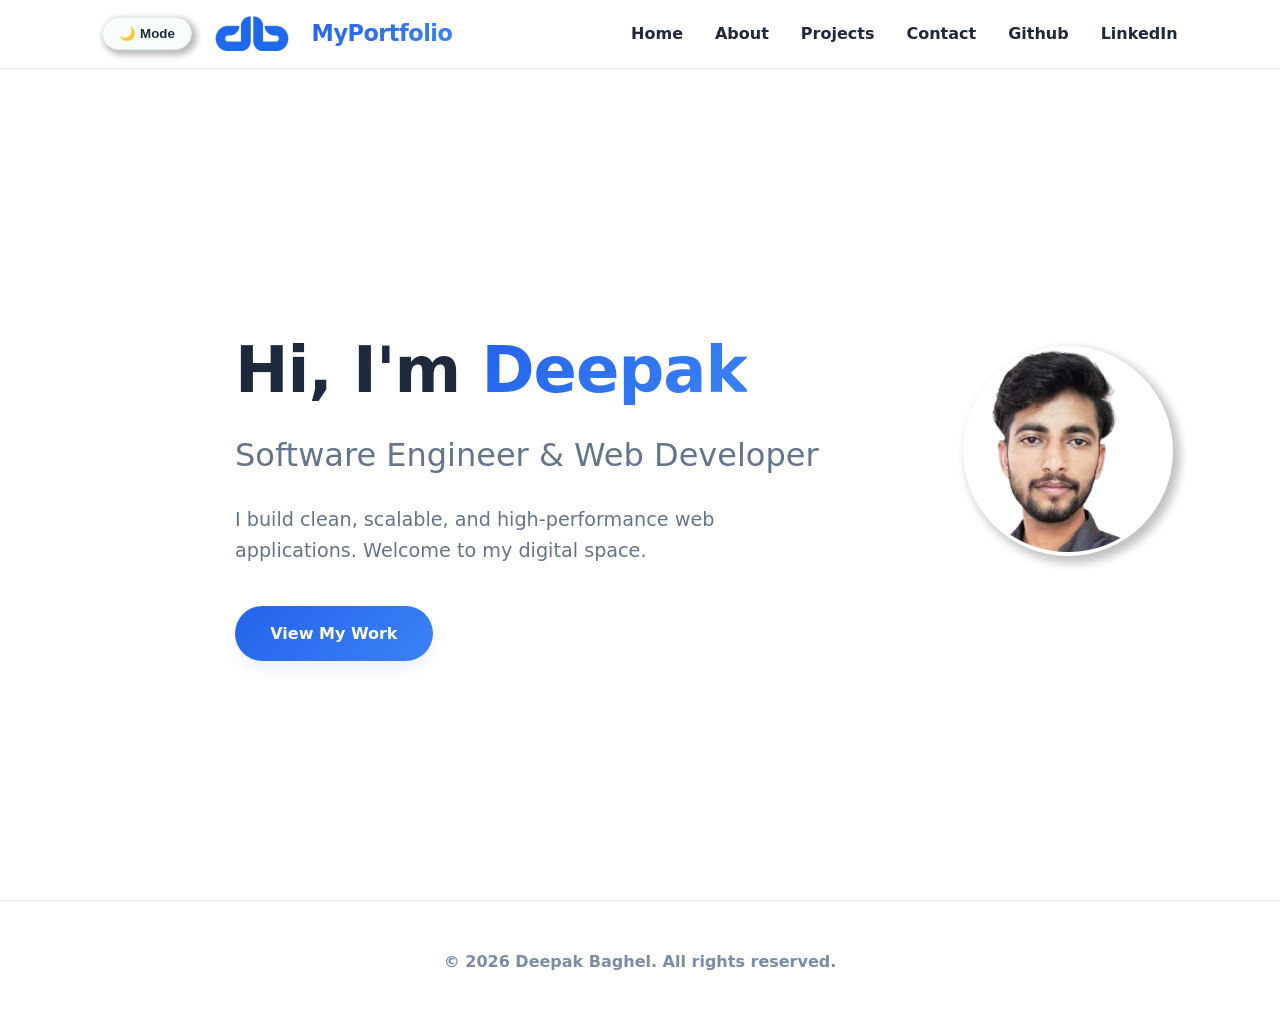
<file: index.html>
<!DOCTYPE html>
<html lang="en">
        <link rel="icon" type="image/x-icon" href="BD-removebg-preview.png">
  
<head>
    <meta charset="UTF-8">
    <meta name="viewport" content="width=device-width, initial-scale=1.0">
    <title>My Portfolio</title>
    <link rel="stylesheet" href="style.css">

</head>

<body>

  <header>
      <div class="icon_port"> 
        <button id="theme-toggle">🌙 Mode</button>
        <img src="BD-removebg-preview.png" id="icon" class="logo" alt="Logo Icon">
        <div class="logo">MyPortfolio</div>
    </div>
    <input type="checkbox" id="menu-toggle">
    <label for="menu-toggle" class="menu-btn">☰</label>
    <nav>
        <ul>
            <li><a href="index.html">Home</a></li>
            <li><a href="about.html">About</a></li>
            <li><a href="projects.html">Projects</a></li>
            <li><a href="contact.html">Contact</a></li>
            <li><a href="https://github.com/Deepak-Baghel1793" target="_blank">Github</a></li>
            <li><a href="https://www.linkedin.com/in/deepak-baghel-862bb5243/?skipRedirect=true" target="_blank">LinkedIn</a></li>
        </ul>
    </nav>

</header>
    
<div class="hero-main">
    
   

    <section id="about" class="hero-section">
        <div class="hero-content">
            <h1>Hi, I'm <span class="highlight">Deepak</span></h1>
            <h2>Software Engineer & Web Developer</h2>
            <p>I build clean, scalable, and high-performance web applications. Welcome to my digital space.</p>
            <a href="projects.html" class="btn">View My Work</a>
        </div>
    </section>
     <section id="photo" class="hero-photo">
        <div class="hero-pic">
            <img src="cropped_circle_image.png" alt="this is profile photos">
        </div>

    </section>
</div>

  



    <footer>
        <p>&copy; 2026 Deepak Baghel. All rights reserved.</p>
    </footer>

    <script src="script.js"></script>
</body>
</html>
</file>
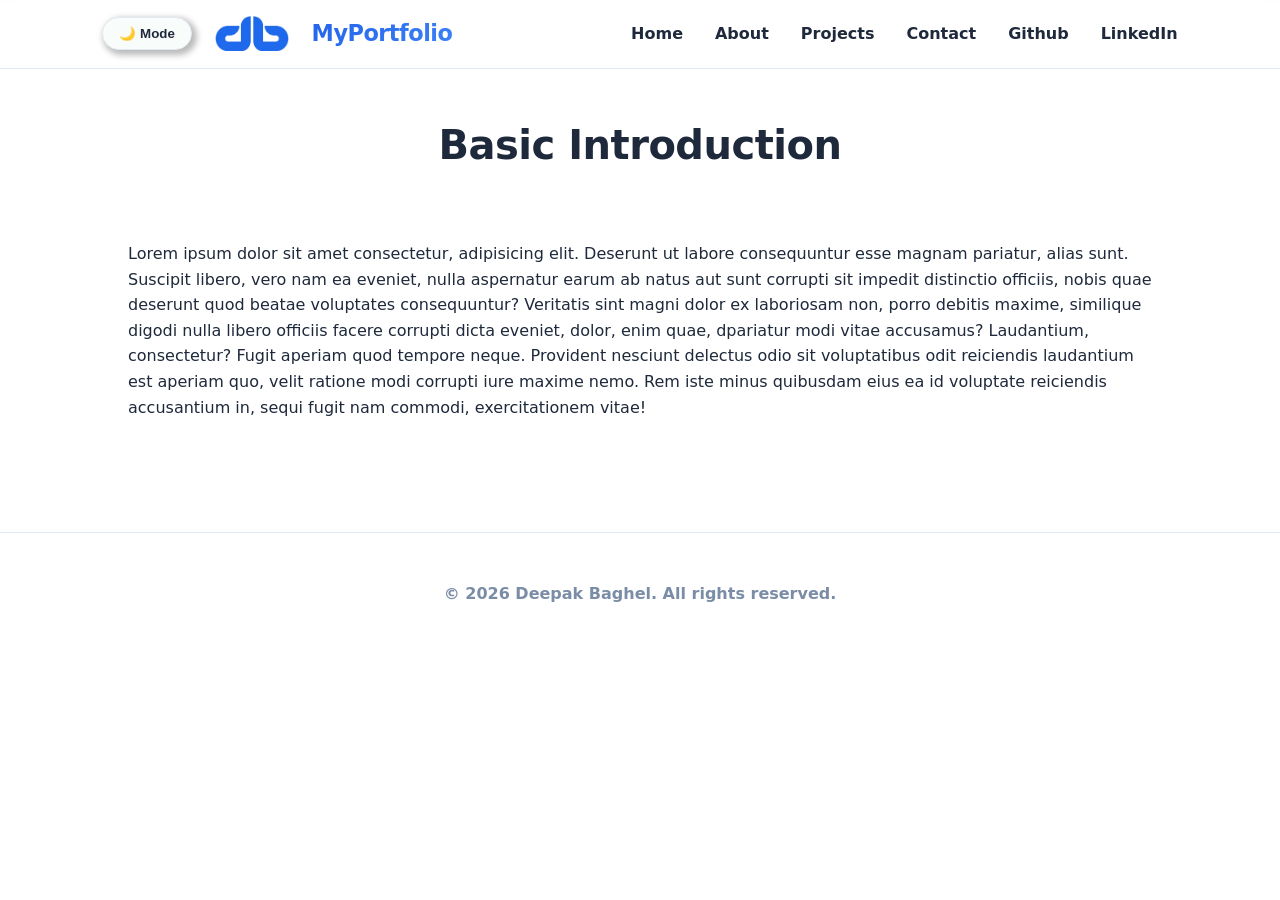
<file: about.html>
<html lang="en">
        <link rel="icon" type="image/x-icon" href="BD-removebg-preview.png">

<head>
    <meta charset="UTF-8">
    <meta name="viewport" content="width=device-width, initial-scale=1.0">
    <title>My Portfolio</title>
    <link rel="stylesheet" href="style.css">

</head>
<body>

    <header>
        <div class="icon_port"> 
        <button id="theme-toggle">🌙 Mode</button>
        <img src="BD-removebg-preview.png" id="icon" class="logo" alt="Logo Icon">
        <div class="logo">MyPortfolio</div>
    </div>
    <input type="checkbox" id="menu-toggle">
    <label for="menu-toggle" class="menu-btn">☰</label>
    <nav>
        <ul>
            <li><a href="index.html">Home</a></li>
            <li><a href="about.html">About</a></li>
            <li><a href="projects.html">Projects</a></li>
            <li><a href="contact.html">Contact</a></li>
            <li><a href="https://github.com/Deepak-Baghel1793" target="_blank">Github</a></li>
            <li><a href="https://www.linkedin.com/in/deepak-baghel-862bb5243/?skipRedirect=true" target="_blank">LinkedIn</a></li>
        </ul>
    </nav>

</header>
    <section id="basic-intro" class="contact-section">
        <h2 class="section-title">Basic Introduction</h2>
        <p>Lorem ipsum dolor sit amet consectetur, adipisicing elit. Deserunt ut labore consequuntur esse magnam pariatur, alias sunt. Suscipit libero, vero nam ea eveniet, nulla aspernatur earum ab natus aut sunt corrupti sit impedit distinctio officiis, nobis quae deserunt quod beatae voluptates consequuntur? Veritatis sint magni dolor ex laboriosam non, porro debitis maxime, similique digodi nulla libero officiis facere corrupti dicta eveniet, dolor, enim quae, dpariatur modi vitae accusamus? Laudantium, consectetur? Fugit aperiam quod tempore neque. Provident nesciunt delectus odio sit voluptatibus odit reiciendis laudantium est aperiam quo, velit ratione modi corrupti iure maxime nemo. Rem iste minus quibusdam eius ea id voluptate reiciendis accusantium in, sequi fugit nam commodi, exercitationem vitae!</p>
        
    </section>

     <footer>
        <p>&copy; 2026 Deepak Baghel. All rights reserved.</p>
    </footer>

    <script src="script.js"></script>
</body>
</html>
</file>
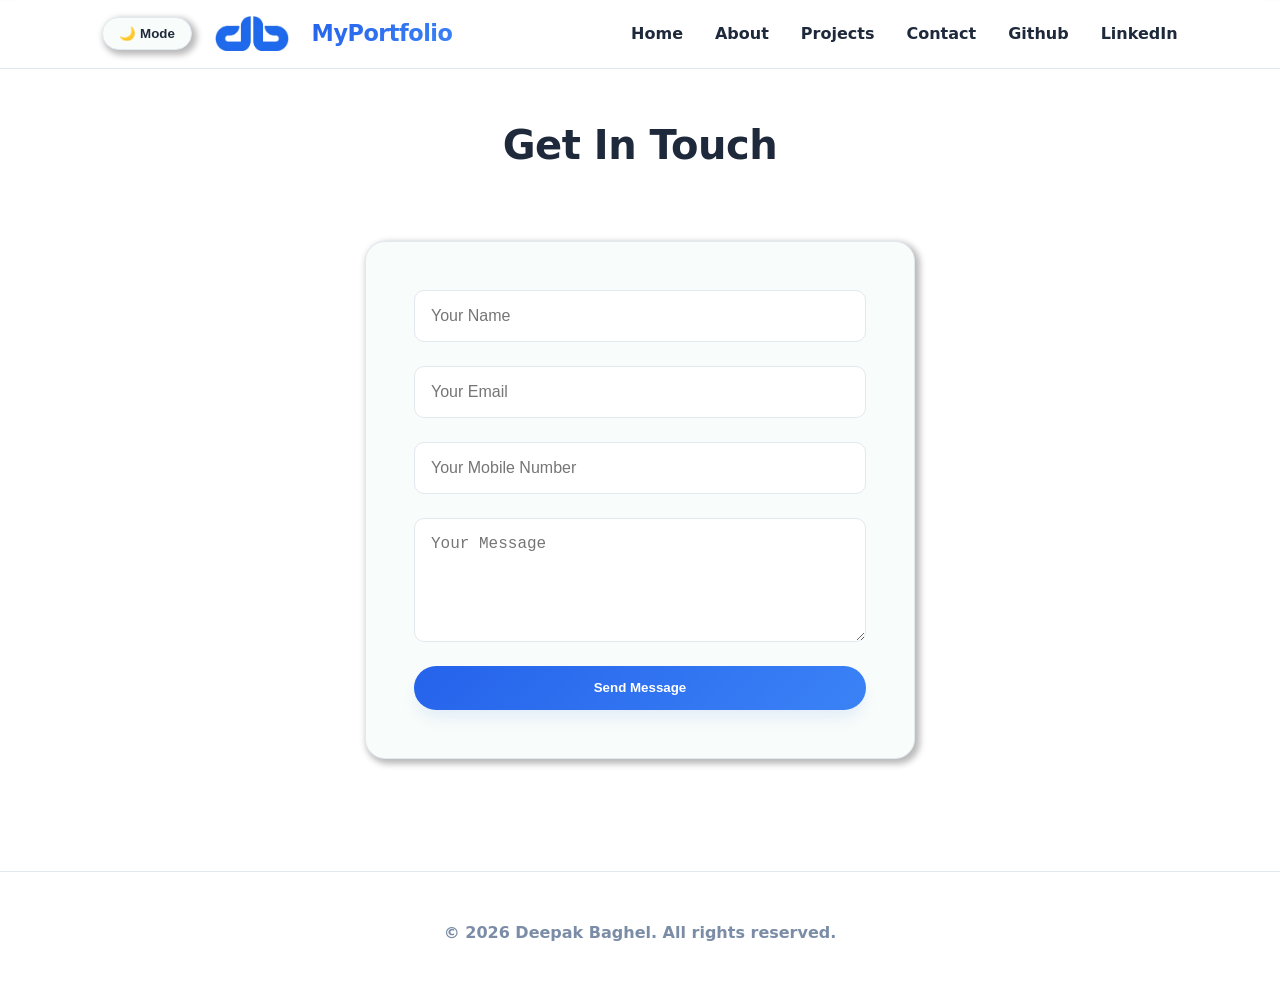
<file: contact.html>
<!DOCTYPE html>
<html lang="en">
        <link rel="icon" type="image/x-icon" href="BD-removebg-preview.png">

<head>
    <meta charset="UTF-8">
    <meta name="viewport" content="width=device-width, initial-scale=1.0">
    <title>My Portfolio</title>
    <link rel="stylesheet" href="style.css">

</head>
<body>

  <header>
      <div class="icon_port"> 
        <button id="theme-toggle">🌙 Mode</button>
        <img src="BD-removebg-preview.png" id="icon" class="logo" alt="Logo Icon">
        <div class="logo">MyPortfolio</div>
    </div>
    <input type="checkbox" id="menu-toggle">
    <label for="menu-toggle" class="menu-btn">☰</label>
    <nav>
        <ul>
            <li><a href="index.html">Home</a></li>
            <li><a href="about.html">About</a></li>
            <li><a href="projects.html">Projects</a></li>
            <li><a href="contact.html">Contact</a></li>
            <li><a href="https://github.com/Deepak-Baghel1793" target="_blank">Github</a></li>
            <li><a href="https://www.linkedin.com/in/deepak-baghel-862bb5243/?skipRedirect=true" target="_blank">LinkedIn</a></li>
        </ul>
    </nav>

</header>
    <section id="contact" class="contact-section">
        <h2 class="section-title">Get In Touch</h2>
        <form id="contact-form">
            <input type="text" id="name" placeholder="Your Name" required>
            <input type="email" id="email" placeholder="Your Email" required>
            <input type="phone" id="mobile" placeholder="Your Mobile Number" required>
            <textarea id="message" rows="5" placeholder="Your Message" required></textarea>
            <button type="submit" class="btn">Send Message</button>
        </form>
    </section>
        <footer>
        <p>&copy; 2026 Deepak Baghel. All rights reserved.</p>
    </footer>

    <script src="script.js"></script>
</body>
</html>
</file>
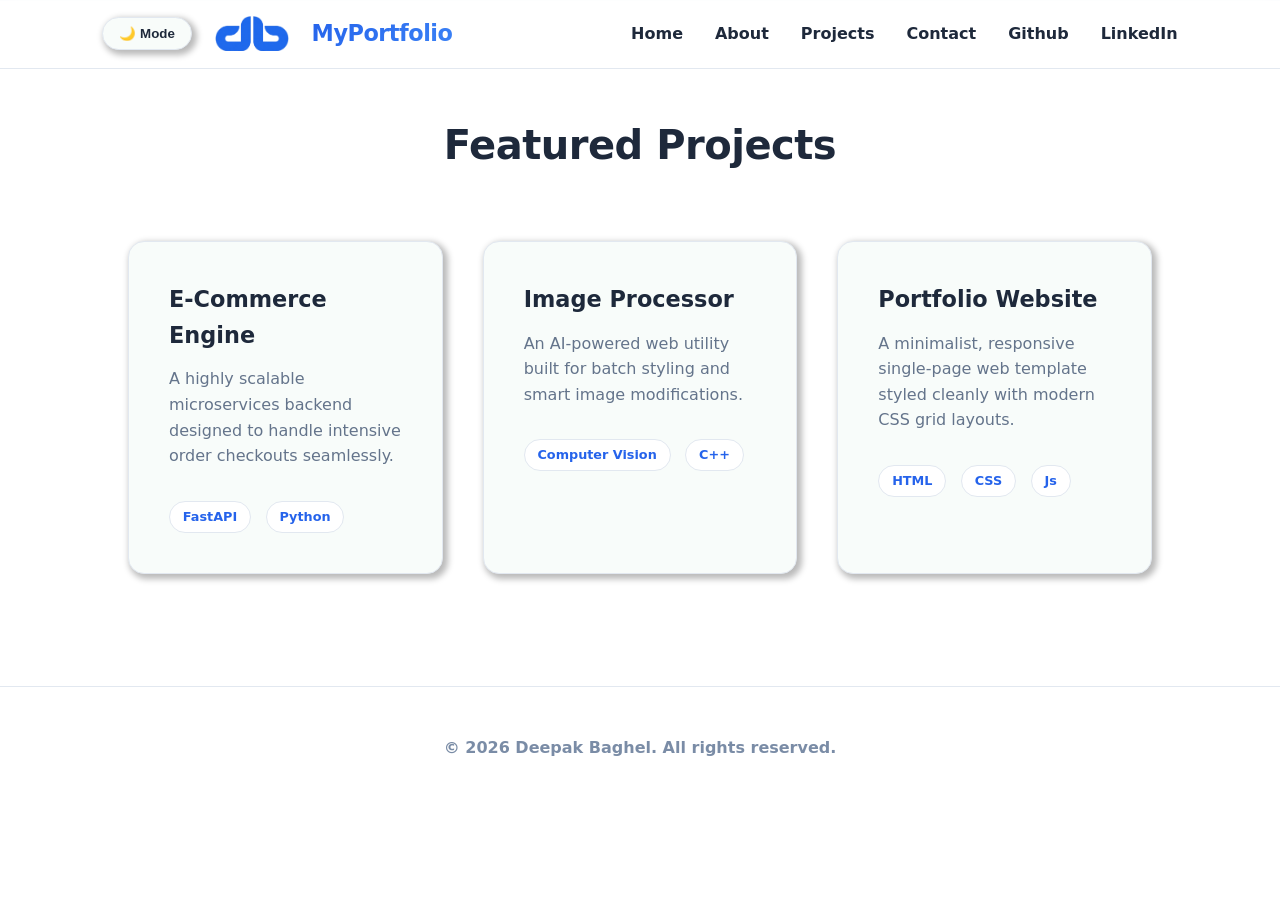
<file: projects.html>
<!DOCTYPE html>
<html lang="en">
        <link rel="icon" type="image/x-icon" href="BD-removebg-preview.png">

<head>
    <meta charset="UTF-8">
    <meta name="viewport" content="width=device-width, initial-scale=1.0">
    <title>My Portfolio</title>
    <link rel="stylesheet" href="style.css">

</head>
<body>

   <header>
       <div class="icon_port"> 
        <button id="theme-toggle">🌙 Mode</button>
        <img src="BD-removebg-preview.png" id="icon" class="logo" alt="Logo Icon">
        <div class="logo">MyPortfolio</div>
    </div>
    <input type="checkbox" id="menu-toggle">
    <label for="menu-toggle" class="menu-btn">☰</label>
    <nav>
        <ul>
            <li><a href="index.html">Home</a></li>
            <li><a href="about.html">About</a></li>
            <li><a href="projects.html">Projects</a></li>
            <li><a href="contact.html">Contact</a></li>
            <li><a href="https://github.com/Deepak-Baghel1793" target="_blank">Github</a></li>
            <li><a href="https://www.linkedin.com/in/deepak-baghel-862bb5243/?skipRedirect=true" target="_blank">LinkedIn</a></li>
        </ul>
    </nav>

</header>
    


<section id="projects" class="projects-section">
        <h2 class="section-title">Featured Projects</h2>
        <div class="projects-grid">
            
            <div class="project-card">
                <h3>E-Commerce Engine</h3>
                <p>A highly scalable microservices backend designed to handle intensive order checkouts seamlessly.</p>
                <span class="tech-tag">FastAPI</span>
                <span class="tech-tag">Python</span>
            </div>

            <div class="project-card">
                <h3>Image Processor</h3>
                <p>An AI-powered web utility built for batch styling and smart image modifications.</p>
                <span class="tech-tag">Computer Vision</span>
                <span class="tech-tag">C++</span>
            </div>

            <div class="project-card">
                <h3>Portfolio Website</h3>
                <p>A minimalist, responsive single-page web template styled cleanly with modern CSS grid layouts.</p>
                <span class="tech-tag">HTML</span>
                <span class="tech-tag">CSS</span>
                <span class="tech-tag">Js</span>
            </div>

        </div>
    </section>
    <footer>
        <p>&copy; 2026 Deepak Baghel. All rights reserved.</p>
    </footer>

    <script src="script.js"></script>
</body>
</html>
</file>
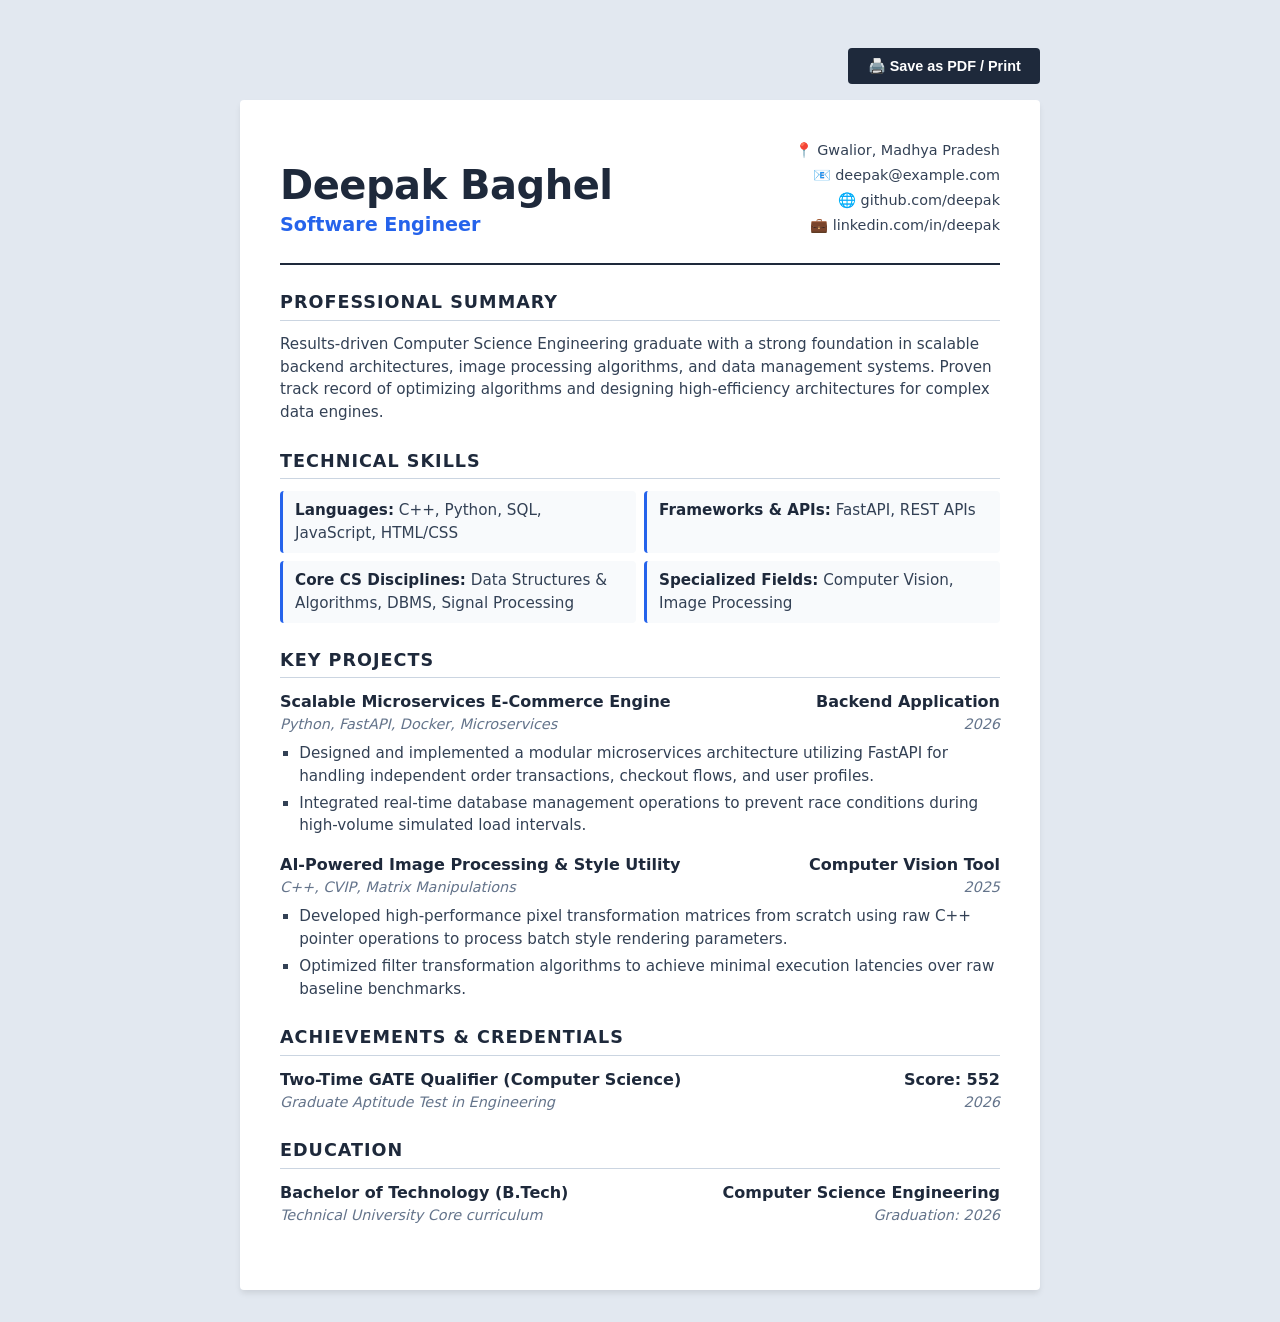
<file: resume.html>
<!DOCTYPE html>
<html lang="en">
<head>
    <meta charset="UTF-8">
    <meta name="viewport" content="width=device-width, initial-scale=1.0">
    <title>Resume - Deepak Baghel</title>
    <style>
        /* --- Core Styling & Color Palette --- */
        :root {
            --primary-color: #1e293b; /* Premium Deep Slate */
            --accent-color: #2563eb;  /* Clean Tech Blue */
            --text-color: #334155;
            --light-bg: #f8fafc;
            --border-color: #cbd5e1;
        }

        * {
            margin: 0;
            padding: 0;
            box-sizing: border-box;
        }

        body {
            font-family: 'Segoe UI', system-ui, sans-serif;
            color: var(--text-color);
            background-color: #e2e8f0;
            line-height: 1.5;
            padding: 2rem 1rem;
        }

        /* --- Page Layout A4 Constraint --- */
        .resume-container {
            max-width: 800px;
            margin: 0 auto;
            background: #ffffff;
            padding: 2.5rem;
            box-shadow: 0 4px 6px -1px rgba(0, 0, 0, 0.1);
            border-radius: 4px;
        }

        /* --- Header Section --- */
        header {
            border-bottom: 2px solid var(--primary-color);
            padding-bottom: 1.5rem;
            margin-bottom: 1.5rem;
            display: flex;
            justify-content: space-between;
            align-items: flex-end;
        }

        .header-left h1 {
            font-size: 2.5rem;
            color: var(--primary-color);
            font-weight: 800;
            letter-spacing: -0.5px;
            line-height: 1.1;
        }

        .header-left h2 {
            font-size: 1.2rem;
            color: var(--accent-color);
            font-weight: 600;
            margin-top: 0.25rem;
        }

        .header-right {
            text-align: right;
            font-size: 0.9rem;
        }

        .header-right p {
            margin-bottom: 0.2rem;
        }

        .header-right a {
            color: var(--text-color);
            text-decoration: none;
        }

        .header-right a:hover {
            text-decoration: underline;
            color: var(--accent-color);
        }

        /* --- Section Layouts --- */
        section {
            margin-bottom: 1.5rem;
        }

        .section-title {
            font-size: 1.1rem;
            text-transform: uppercase;
            letter-spacing: 1px;
            color: var(--primary-color);
            border-bottom: 1px solid var(--border-color);
            padding-bottom: 0.25rem;
            margin-bottom: 0.75rem;
            font-weight: 700;
        }

        /* --- Experience & Education Blocks --- */
        .item-block {
            margin-bottom: 1rem;
        }

        .item-header {
            display: flex;
            justify-content: space-between;
            font-weight: 700;
            color: var(--primary-color);
            font-size: 1rem;
        }

        .item-sub {
            display: flex;
            justify-content: space-between;
            font-style: italic;
            color: #64748b;
            font-size: 0.9rem;
            margin-bottom: 0.4rem;
        }

        .item-details {
            list-style-type: square;
            margin-left: 1.2rem;
            font-size: 0.95rem;
        }

        .item-details li {
            margin-bottom: 0.25rem;
        }

        /* --- Skills Grid Layout --- */
        .skills-grid {
            display: grid;
            grid-template-columns: repeat(2, 1fr);
            gap: 0.5rem;
            font-size: 0.95rem;
        }

        .skills-category {
            background-color: var(--light-bg);
            padding: 0.5rem 0.75rem;
            border-radius: 4px;
            border-left: 3px solid var(--accent-color);
        }

        .skills-category strong {
            color: var(--primary-color);
        }

        /* --- Print Mode Optimizations --- */
        @media print {
            body {
                background-color: #ffffff;
                padding: 0;
            }
            .resume-container {
                box-shadow: none;
                padding: 0;
                max-width: 100%;
            }
            .btn-print {
                display: none;
            }
        }

        /* --- Optional Quick Action Button --- */
        .btn-container {
            max-width: 800px;
            margin: 1rem auto;
            text-align: right;
        }

        .btn-print {
            background-color: var(--primary-color);
            color: white;
            border: none;
            padding: 0.6rem 1.2rem;
            font-weight: 600;
            border-radius: 4px;
            cursor: pointer;
            font-size: 0.9rem;
            transition: background-color 0.2s;
        }

        .btn-print:hover {
            background-color: var(--accent-color);
        }
    </style>
</head>
<body>

    <div class="btn-container">
        <button class="btn-print" onclick="window.print()">🖨️ Save as PDF / Print</button>
    </div>

    <div class="resume-container">
        
        <header>
            <div class="header-left">
                <h1>Deepak Baghel</h1>
                <h2>Software Engineer</h2>
            </div>
            <div class="header-right">
                <p>📍 Gwalior, Madhya Pradesh</p>
                <p>📧 <a href="mailto:deepak@example.com">deepak@example.com</a></p>
                <p>🌐 <a href="https://github.com" target="_blank">github.com/deepak</a></p>
                <p>💼 <a href="https://linkedin.com" target="_blank">linkedin.com/in/deepak</a></p>
            </div>
        </header>

        <section>
            <h3 class="section-title">Professional Summary</h3>
            <p style="font-size: 0.95rem;">
                Results-driven Computer Science Engineering graduate with a strong foundation in scalable backend architectures, image processing algorithms, and data management systems. Proven track record of optimizing algorithms and designing high-efficiency architectures for complex data engines.
            </p>
        </section>

        <section>
            <h3 class="section-title">Technical Skills</h3>
            <div class="skills-grid">
                <div class="skills-category">
                    <strong>Languages:</strong> C++, Python, SQL, JavaScript, HTML/CSS
                </div>
                <div class="skills-category">
                    <strong>Frameworks & APIs:</strong> FastAPI, REST APIs
                </div>
                <div class="skills-category">
                    <strong>Core CS Disciplines:</strong> Data Structures & Algorithms, DBMS, Signal Processing
                </div>
                <div class="skills-category">
                    <strong>Specialized Fields:</strong> Computer Vision, Image Processing
                </div>
            </div>
        </section>

        <section>
            <h3 class="section-title">Key Projects</h3>
            
            <div class="item-block">
                <div class="item-header">
                    <span>Scalable Microservices E-Commerce Engine</span>
                    <span>Backend Application</span>
                </div>
                <div class="item-sub">
                    <span>Python, FastAPI, Docker, Microservices</span>
                    <span>2026</span>
                </div>
                <ul class="item-details">
                    <li>Designed and implemented a modular microservices architecture utilizing FastAPI for handling independent order transactions, checkout flows, and user profiles.</li>
                    <li>Integrated real-time database management operations to prevent race conditions during high-volume simulated load intervals.</li>
                </ul>
            </div>

            <div class="item-block">
                <div class="item-header">
                    <span>AI-Powered Image Processing & Style Utility</span>
                    <span>Computer Vision Tool</span>
                </div>
                <div class="item-sub">
                    <span>C++, CVIP, Matrix Manipulations</span>
                    <span>2025</span>
                </div>
                <ul class="item-details">
                    <li>Developed high-performance pixel transformation matrices from scratch using raw C++ pointer operations to process batch style rendering parameters.</li>
                    <li>Optimized filter transformation algorithms to achieve minimal execution latencies over raw baseline benchmarks.</li>
                </ul>
            </div>
        </section>

        <section>
            <h3 class="section-title">Achievements & Credentials</h3>
            <div class="item-block">
                <div class="item-header">
                    <span>Two-Time GATE Qualifier (Computer Science)</span>
                    <span>Score: 552</span>
                </div>
                <div class="item-sub">
                    <span>Graduate Aptitude Test in Engineering</span>
                    <span>2026</span>
                </div>
            </div>
        </section>

        <section>
            <h3 class="section-title">Education</h3>
            <div class="item-block">
                <div class="item-header">
                    <span>Bachelor of Technology (B.Tech)</span>
                    <span>Computer Science Engineering</span>
                </div>
                <div class="item-sub">
                    <span>Technical University Core curriculum</span>
                    <span>Graduation: 2026</span>
                </div>
            </div>
        </section>

    </div>
</body>
</html>
</file>
<file: style.css>
/* --- Global Theme Variables --- */
:root {
    --bg-color: #ffffff;
    --text-color: #1e293b; /* Premium Deep Slate */
    --accent-gradient: linear-gradient(135deg, #2563eb, #3b82f6); /* Electric Blue Gradient */
    --accent-color: #2563eb;
    --card-bg: #f8fcfa;
    --border-color: #e2e8f0;
    --header-bg: rgba(255, 255, 255, 0.85);
    --shadow-sm: 3px 3px 6px 2px rgba(0, 0, 0, 0.274);
    --shadow-md: 0 10px 15px -3px rgba(37, 99, 235, 0.1);
}

[data-theme="dark"] {
    --bg-color: #0d131a; /* Cold twilight charcoal */
    --text-color: #e2e8f0;
    --accent-gradient: linear-gradient(135deg, #0ea5e9, #38bdf8); /* Cool Ice Blue */
    --accent-color: #0ea5e9;
    --card-bg: #151f2b; /* Subtle contrast card */
    --border-color: #223143;
    --header-bg: rgba(13, 19, 26, 0.85);
    --shadow-sm: 0 4px 6px -1px rgba(0, 0, 0, 0.5);
    --shadow-md: 0 16px 24px -6px rgba(0, 0, 0, 0.7);
}

/* --- Base Settings & Animations --- */
* {
    margin: 0;
    padding: 0;
    box-sizing: border-box;
}

html {
    scroll-behavior: smooth;
    font-family: 'Segoe UI', system-ui, -apple-system, sans-serif;
}

body {
    background-color: var(--bg-color);
    color: var(--text-color);
    transition: background-color 0.4s cubic-bezier(0.4, 0, 0.2, 1), color 0.4s;
    line-height: 1.6;
    overflow-x: hidden;
}

/* Entrance Keyframes */
@keyframes fadeInUp {
    from {
        opacity: 0;
        transform: translateY(30px);
    }
    to {
        opacity: 1;
        transform: translateY(0);
    }
}

/* --- Header & Nav --- */
header {
    position: fixed;
    top: 0;
    width: 100%;
    background-color: var(--header-bg);
    backdrop-filter: blur(12px);
    -webkit-backdrop-filter: blur(12px);
    display: flex;
    justify-content:space-between;
    align-items: center;
    padding: 1.2rem 8%;
    border-bottom: 1px solid var(--border-color);
    z-index: 1000;
    transition: background-color 0.4s, border-color 0.4s;
}

.logo {
    font-size: 1.5rem;
    font-weight: 800;
    background: var(--accent-gradient);
    -webkit-background-clip: text;
    -webkit-text-fill-color: transparent;
    letter-spacing: -0.5px;
}

/* Header utility container holding the toggle button and mobile trigger */
.header-actions {
    display: flex;
    align-items: center;
    gap: 1.5rem;
}

.menu-btn, #menu-toggle {
    display: none;
}

nav ul {
    list-style: none;
    display: flex;
    align-items: center;
    gap: 2.5rem;
}

nav a {
    text-decoration: none;
    color: var(--text-color);
    font-weight: 600;
    position: relative;
    padding: 0.2rem 0;
    transition: color 0.3s;
}

/* Elegant Underline Hover Effect */
nav a::after {
    content: '';
    position: absolute;
    bottom: 0;
    left: 0;
    width: 0;
    height: 2px;
    background: var(--accent-gradient);
    transition: width 0.2s ease-out;
}

nav a:hover::after {
    width: 100%;
}

#theme-toggle {
    background: var(--card-bg);
    border: 1px solid var(--border-color);
    padding: 0.5rem 1rem;
    border-radius: 50px;
    cursor: pointer;
    color: var(--text-color);
    font-weight: 600;
    box-shadow: var(--shadow-sm);
    transition: transform 0.2s ease, background-color 0.3s;
}

#theme-toggle:hover {
    transform: scale(1.05);
}

/* --- Hero Section --- */
.hero-section {
    min-height: 100vh;
    display: flex;
    align-items: center;
    padding: 0 10%;
    padding-top: 80px;
    position: relative;
}

.hero-content {
    animation: fadeInUp 1s cubic-bezier(0.16, 1, 0.3, 1) both;
}

.hero-content h1 {
    font-size: 4rem;
    font-weight: 800;
    letter-spacing: -1px;
    margin-bottom: 0.5rem;
}

.hero-content h2 {
    font-size: 2rem;
    color: #64748b;
    margin-bottom: 1.5rem;
    font-weight: 500;
}

.hero-content p {
    max-width: 600px;
    font-size: 1.2rem;
    color: #64748b;
    margin-bottom: 2.5rem;
}

.highlight {
    background: var(--accent-gradient);
    -webkit-background-clip: text;
    -webkit-text-fill-color: transparent;
}

/* Premium Button Styling */
.btn {
    display: inline-block;
    background: var(--accent-gradient);
    color: #ffffff;
    padding: 0.9rem 2.2rem;
    border-radius: 50px;
    text-decoration: none;
    font-weight: 600;
    border: none;
    cursor: pointer;
    box-shadow: var(--shadow-md);
    transition: transform 0.3s cubic-bezier(0.34, 1.56, 0.64, 1), box-shadow 0.3s;
}

.btn:hover {
    transform: translateY(-4px) scale(1.02);
    box-shadow: 0 20px 25px -5px rgba(37, 99, 235, 0.3);
}

/* --- Section Shared Layouts --- */
.projects-section, .contact-section {
    padding: 7rem 10%;
    border-top: 1px solid var(--border-color);
}

.section-title {
    font-size: 2.5rem;
    font-weight: 800;
    letter-spacing: -0.5px;
    margin-bottom: 4rem;
    text-align: center;
    position: relative;
}
.section-title:hover{
    color:#2563eb
}

/* --- Charming Projects Grid --- */
.projects-grid {
    display: grid;
    grid-template-columns: repeat(auto-fit, minmax(300px, 1fr));
    gap: 2.5rem;
}

.project-card {
    background-color: var(--card-bg);
    border: 1px solid var(--border-color);
    padding: 2.5rem;
    border-radius: 16px; 
    box-shadow: var(--shadow-sm);
    transition: transform 0.4s cubic-bezier(0.16, 1, 0.3, 1), 
                box-shadow 0.4s cubic-bezier(0.16, 1, 0.3, 1), 
                border-color 0.3s;
}

.project-card:hover {
    border-color: var(--accent-color);
    box-shadow: var(--shadow-md);
    transform: translateY(-5px);
}

.project-card h3 {
    font-size: 1.4rem;
    margin-bottom: 0.8rem;
    font-weight: 700;
    transform-origin: left center;
    transition: transform 0.3s cubic-bezier(0.34, 1.56, 0.64, 1), color 0.3s;
}

.project-card:hover h3 {
    transform: scale(1.08);
    background: var(--accent-gradient);
    -webkit-background-clip: text;
    -webkit-text-fill-color: transparent;
}

.project-card p {
    font-size: 1rem;
    color: #64748b;
    margin-bottom: 2rem;
    transition: color 0.3s;
}

.project-card:hover p {
    color: var(--text-color);
}

/* Dynamic Tech Badges */
.tech-tag {
    display: inline-block;
    background-color: var(--bg-color);
    border: 1px solid var(--border-color);
    font-size: 0.8rem;
    padding: 0.3rem 0.8rem;
    border-radius: 50px;
    margin-right: 0.6rem;
    font-weight: 600;
    color: var(--accent-color);
    transition: background-color 0.2s, color 0.2s, transform 0.2s;
}

.project-card:hover .tech-tag {
    background: var(--accent-gradient);
    color: #ffffff;
    border-color: transparent;
    transform: scale(1.05);
}

/* --- Contact Form Styling --- */
#contact-form {
    max-width: 550px;
    margin: 0 auto;
    display: flex;
    flex-direction: column;
    gap: 1.5rem;
    background-color: var(--card-bg);
    padding: 3rem;
    border-radius: 20px;
    border: 1px solid var(--border-color);
    box-shadow: var(--shadow-sm);
}

#contact-form input, #contact-form textarea {
    width: 100%;
    padding: 1rem;
    border-radius: 10px;
    border: 1px solid var(--border-color);
    background-color: var(--bg-color);
    color: var(--text-color);
    font-size: 1rem;
    font-weight: 500;
    transition: border-color 0.3s, box-shadow 0.3s;
}

#contact-form input:focus, #contact-form textarea:focus {
    outline: none;
    border-color: var(--accent-color);
    box-shadow: 5px 5px 10px 4px rgba(0, 0, 0, 0.37);
}

/* --- Footer --- */
footer {
    text-align: center;
    padding: 3rem;
    border-top: 1px solid var(--border-color);
    font-size: 1rem;
    color: #5e7494d3;
    font-weight: 600;
}

/* ==========================================================================
   UPDATED MOBILE NAVIGATION DRAW LAYOUTS
   ========================================================================== */

.hero-photo{
    
   
    border-radius: 50%;
   box-shadow: 5px 5px 10px 2px rgba(0, 0, 0, 0.247);
    
    height: 210px;
    
margin-top: 1px;
display: flex;
align-items: center;
justify-content: center;

    
}
.hero-main{
    display: flex;
    align-items: center;
justify-content: center;

}



#icon{
   height: 30px;
}
.icon_port{
    display: flex;
    align-items: center;
    justify-content:space-between ;
    width: 350px;
    
    
}
/* ==========================================================================
   1. DESKTOP / BASE HEADER LAYOUT
   ========================================================================== */
header {
    position: fixed;
    top: 0;
    width: 100%;
    background-color: var(--header-bg);
    backdrop-filter: blur(12px);
    -webkit-backdrop-filter: blur(12px);
    display: flex;
    justify-content: space-between;
    align-items: center;
    padding: 1rem 8%;
    border-bottom: 1px solid var(--border-color);
    z-index: 1000;
    transition: background-color 0.4s, border-color 0.4s;
}

/* Container for your logo image and text */
.icon_port {
    display: flex;
    align-items: center;
    gap: 0.75rem;
}

#icon {
    height: 35px; /* Adjust size cleanly */
    width: auto;
    transition: transform 0.3s cubic-bezier(0.34, 1.56, 0.64, 1);
}

#icon:hover {
    transform: scale(1.08);
}

.logo {
    font-size: 1.4rem;
    font-weight: 800;
    background: var(--accent-gradient);
    -webkit-background-clip: text;
    -webkit-text-fill-color: transparent;
    letter-spacing: -0.5px;
}

/* Hide checkbox and mobile button layout elements on desktop sizes */
#menu-toggle, .menu-btn {
    display: none;
}

nav ul {
    list-style: none;
    display: flex;
    align-items: center;
    gap: 2rem;
}

nav a {
    text-decoration: none;
    color: var(--text-color);
    font-weight: 600;
    font-size: 1rem;
    transition: color 0.3s ease;
}

nav a:hover {
    color: var(--accent-color);
}

#theme-toggle {
    background: var(--card-bg);
    border: 1px solid var(--border-color);
    padding: 0.5rem 1rem;
    border-radius: 50px;
    cursor: pointer;
    color: var(--text-color);
    font-weight: 600;
    box-shadow: var(--shadow-sm);
    transition: transform 0.2s ease, background-color 0.3s;
}

#theme-toggle:hover {
    transform: scale(1.05);
}


/* ==========================================================================
   2. MOBILE RESPONSIVE MEDIA QUERY (Dropdown & Fixed Toggle System)
   ========================================================================== */
@media (max-width: 768px) {
    header {
        padding: 1rem 5%;
        flex-wrap: wrap; /* Allows navigation container to slide underneath */
    }
    .hero-main{
        display: block;
        align-items: center;
        justify-content: center;
    }
    .hero-photo{
    
   
     border-radius: 50%;
   box-shadow: 5px 5px 10px 2px rgba(0, 0, 0, 0.247); 
    
    height: 210px;
    width: 210px;
    
margin-top: 20px;
margin-left: 80px;
display: flex;
align-items: center;
justify-content: center;

    
}

    /* Displays the hamburger indicator button cleanly on mobile viewports */
    .menu-btn {
        display: inline;
        cursor: pointer;
        font-size: 1.6rem;
        order: 2; /* Forces hamburger icon to the far right */
        color: var(--text-color);
        user-select: none;
        transition: transform 0.3s ease ;
    }

    /* Pulls button out of list flow and forces it to sit fixed right next to hamburger */
    /* #theme-toggle {
        order: 1; 
        margin-right: 0.5rem;
    } */

    /* Convert Navigation block into an isolated overlay dropdown drawer */
    nav {
        position: absolute;
        top: 100%; /* Sits flush right below the bottom header border line */
        left: 0;
        width: 20%;
        background-color: var(--card-bg);
        border-bottom: 1px solid var(--border-color);
        
        /* Core requirements for a scrollable dropdown container */
        max-height: 0;
        overflow-y: auto; /* Activates internal vertical scrolling if list overflows */
        visibility: hidden;
        box-shadow: var(--shadow-md);
        transition: max-height 0.4s cubic-bezier(0.4, 0, 0.2, 1), visibility 0.4s;
    }

    nav ul {
        flex-direction: column;
        gap: 0;
        padding: 0.5rem 0;
        width: 100%;
    }

    /* Reformat button inside mobile dropdown list flow to hide it */
    nav ul li button#theme-toggle {
        display: none; 
    }

    nav ul li {
        width: 100%;
    }

    nav ul li a {
        display: block;
        padding: 1.1rem 5%;
        width: 100%;
        border-bottom: 1px dashed var(--border-color);
        font-size: 1.05rem;
    }

    nav ul li:last-child a {
        border-bottom: none; /* Cleans up trailing item spacer line */
    }

    /* 3. Trigger Dropdown Extension when checkbox marker state is :checked */
    #menu-toggle:checked ~ nav {
        max-height: 280px; /* Limits size height and triggers scrollbar seamlessly */
        visibility: visible;
    }

    /* Micro-animation: Spins hamburger icon slightly when open */
    #menu-toggle:checked ~ .menu-btn {
        transform: rotate(90deg);
        color: var(--accent-color);
    }
}
</file>
